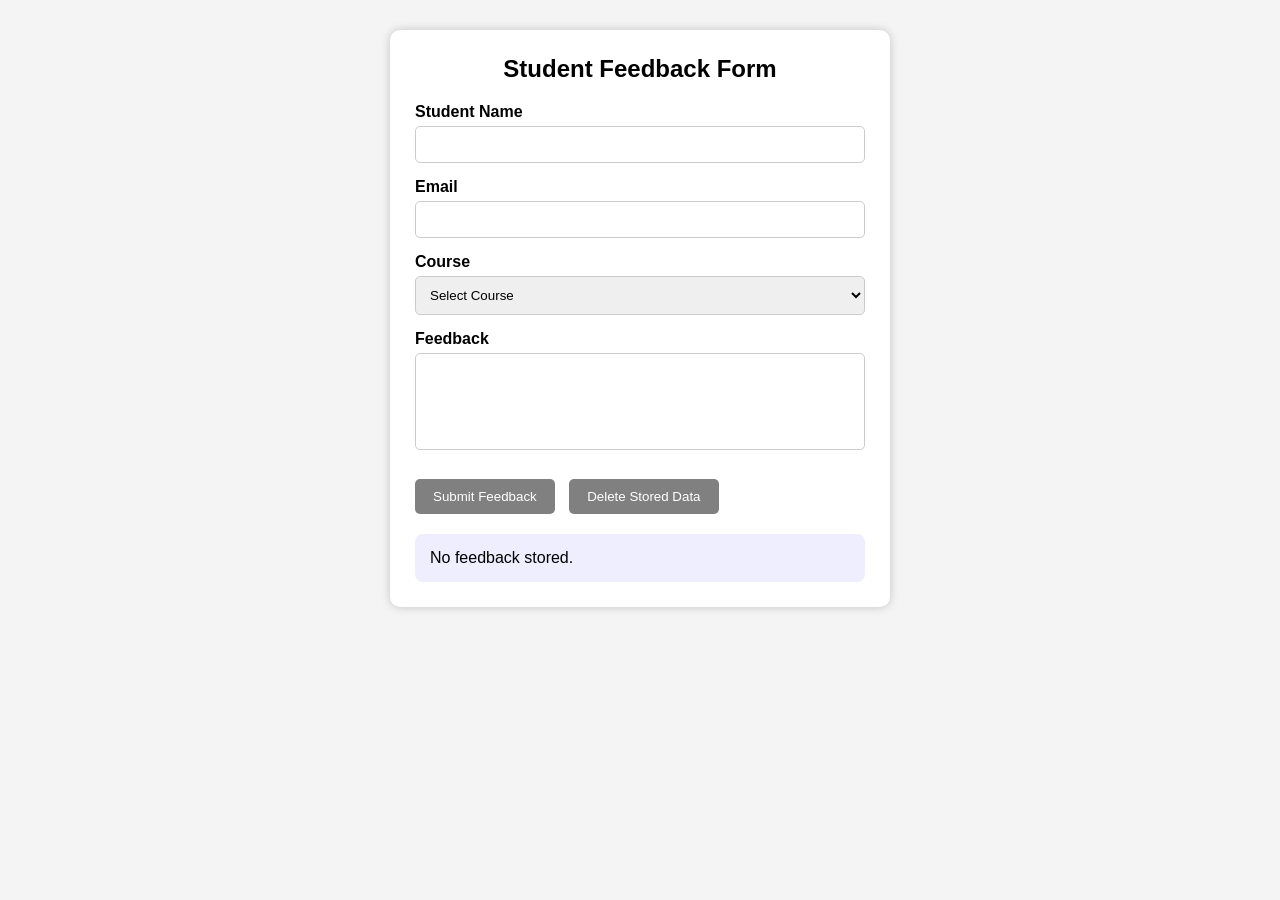
<file: Assignment3/index.html>
<!DOCTYPE html>
<html lang="en">
<head>
    <meta charset="UTF-8">
    <meta name="viewport" content="width=device-width, initial-scale=1.0">
    <title>Student Feedback Form</title>

    <style>
        *{
            margin:0;
            padding:0;
            box-sizing:border-box;
            font-family:Arial, sans-serif;
        }

        body{
            background:#f4f4f4;
            display:flex;
            justify-content:center;
            padding:30px;
        }

        .container{
            background:white;
            width:500px;
            padding:25px;
            border-radius:10px;
            box-shadow:0 0 10px rgba(0,0,0,0.2);
        }

        h2{
            text-align:center;
            margin-bottom:20px;
        }

        .form-group{
            margin-bottom:15px;
        }

        label{
            display:block;
            margin-bottom:5px;
            font-weight:bold;
        }

        input,
        select,
        textarea{
            width:100%;
            padding:10px;
            border:1px solid #ccc;
            border-radius:5px;
        }

        textarea{
            resize:none;
        }

        .error{
            color:red;
            font-size:13px;
            margin-top:5px;
        }

        button{
            padding:10px 18px;
            border:none;
            border-radius:5px;
            cursor:pointer;
            color:white;
            margin-top:10px;
        }

        .submitBtn{
            background:grey;
        }

        .deleteBtn{
            background:grey;
            margin-left:10px;
        }

        #storedData{
            margin-top:20px;
            background:#eef;
            padding:15px;
            border-radius:8px;
        }

        #sessionUser{
            margin-top:20px;
            font-weight:bold;
            color:green;
        }
    </style>
</head>

<body>

<div class="container">

    <h2>Student Feedback Form</h2>

    <form id="feedbackForm">

        <div class="form-group">
            <label>Student Name</label>
            <input type="text" id="name">
            <div class="error" id="nameError"></div>
        </div>

        <div class="form-group">
            <label>Email</label>
            <input type="email" id="email">
            <div class="error" id="emailError"></div>
        </div>

        <div class="form-group">
            <label>Course</label>
            <select id="course">
                <option value="">Select Course</option>
                <option>C++</option>
                <option>Java</option>
                <option>Python</option>
                <option>JavaScript</option>
            </select>
            <div class="error" id="courseError"></div>
        </div>

        <div class="form-group">
            <label>Feedback</label>
            <textarea id="feedback" rows="5"></textarea>
            <div class="error" id="feedbackError"></div>
        </div>

        <button type="submit" class="submitBtn">Submit Feedback</button>
        <button type="button" class="deleteBtn" id="deleteBtn">Delete Stored Data</button>

    </form>

    <div id="sessionUser"></div>

    <div id="storedData">
        No feedback stored.
    </div>

</div>

<script src="script.js"></script>

</body>
</html>
</file>
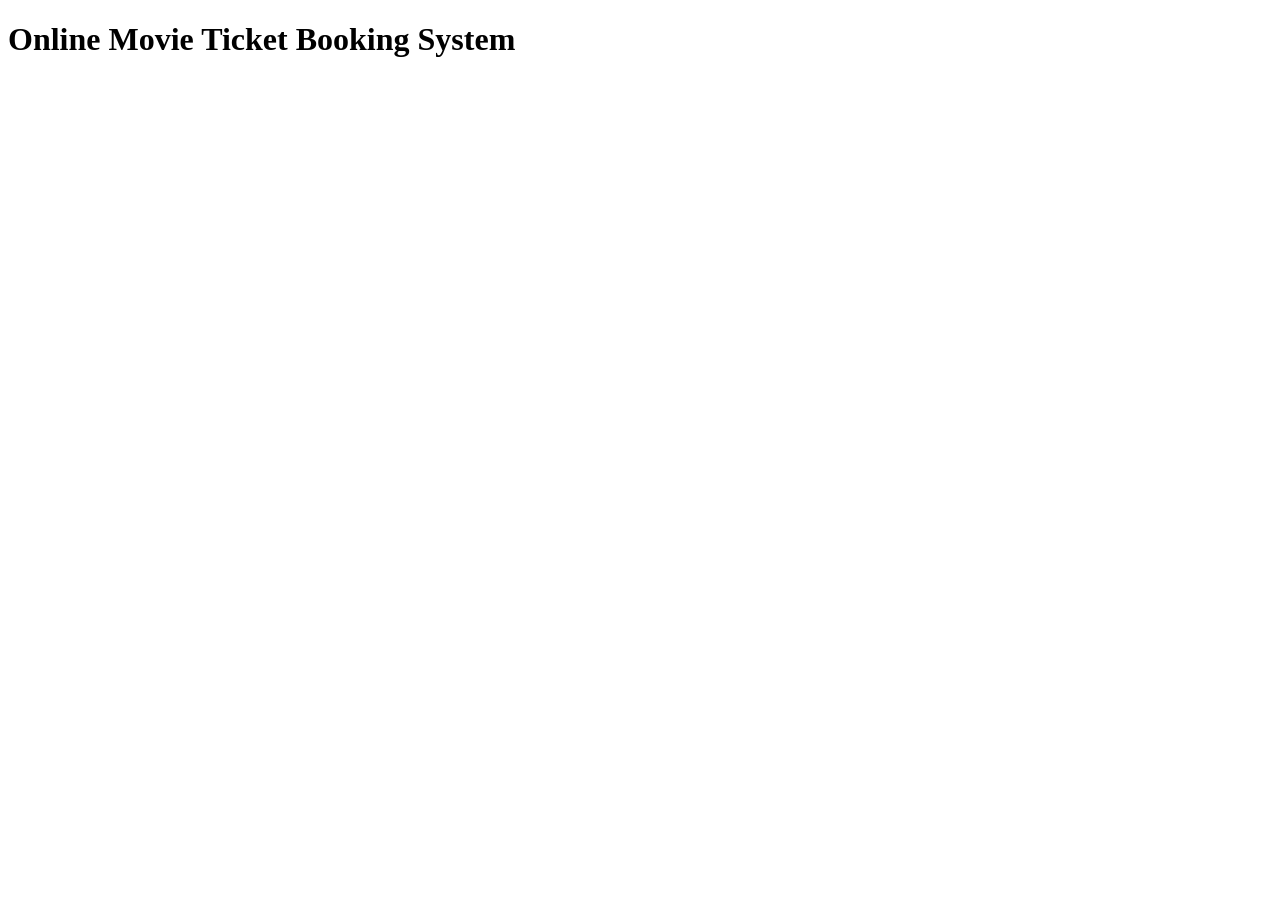
<file: Assignment4/index.html>
<!DOCTYPE html>
<html>
<head>
    <title>Online Movie Ticket Booking System</title>
</head>
<body>
    <h1>Online Movie Ticket Booking System</h1>
    <script>
        console.log("1. Checking Seat Availability...");
        let seatsAvailable = true;
        let booking = new Promise(function(resolve, reject) {
            setTimeout(function() {
                if (seatsAvailable) {
                    resolve("2. Seats Available");
                } else {
                    reject("No Seats Available");
                }
            }, 2000);
        });


        booking

           
            .then(function(message) {

                console.log(message);

                return "3. Payment Processed Successfully";

            })


           
            .then(function(message) {

                console.log(message);

                return "4. Booking Confirmed Successfully";

            })


       
            .then(function(message) {

                console.log(message);

                return "5. Ticket Generated Successfully";

            })


           
            .then(function(message) {

                console.log(message);

            })


      
            .catch(function(error) {

                console.log("Error:", error);

            });

    </script>

</body>
</html>
</file>
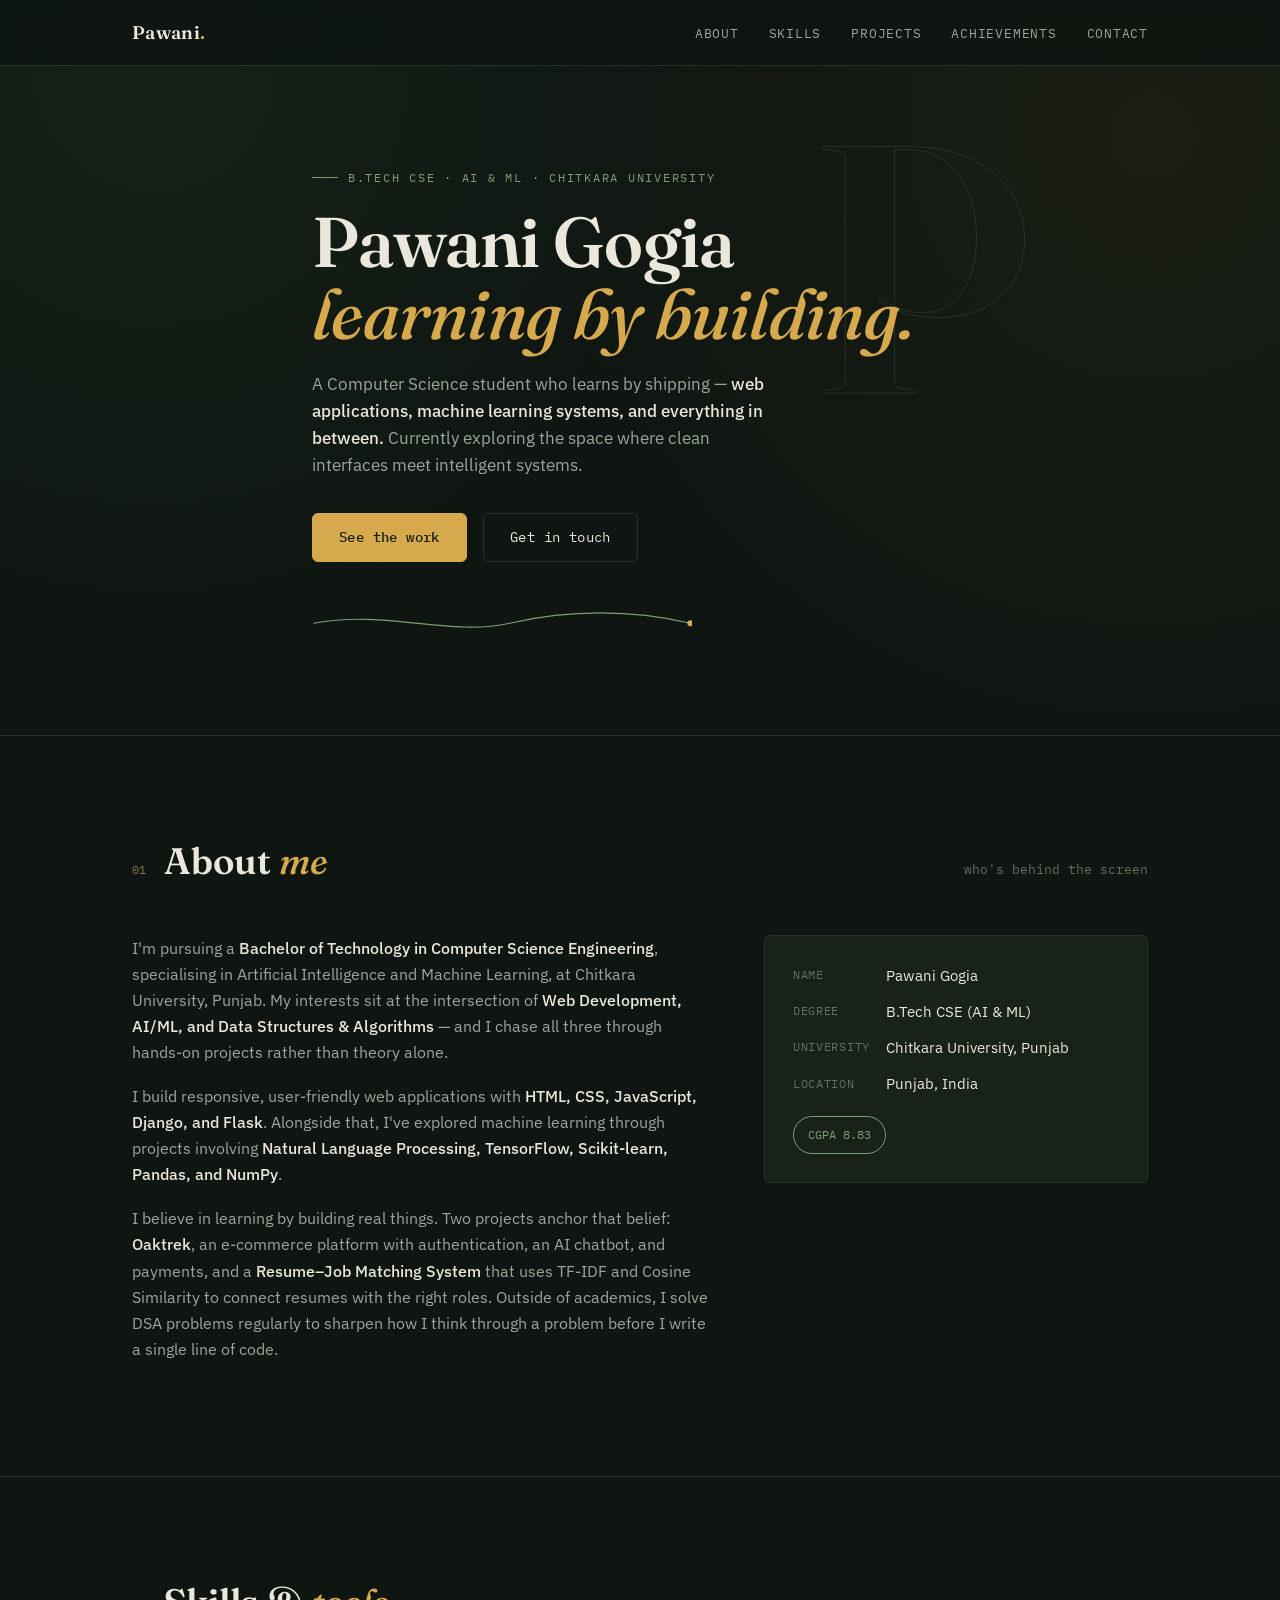
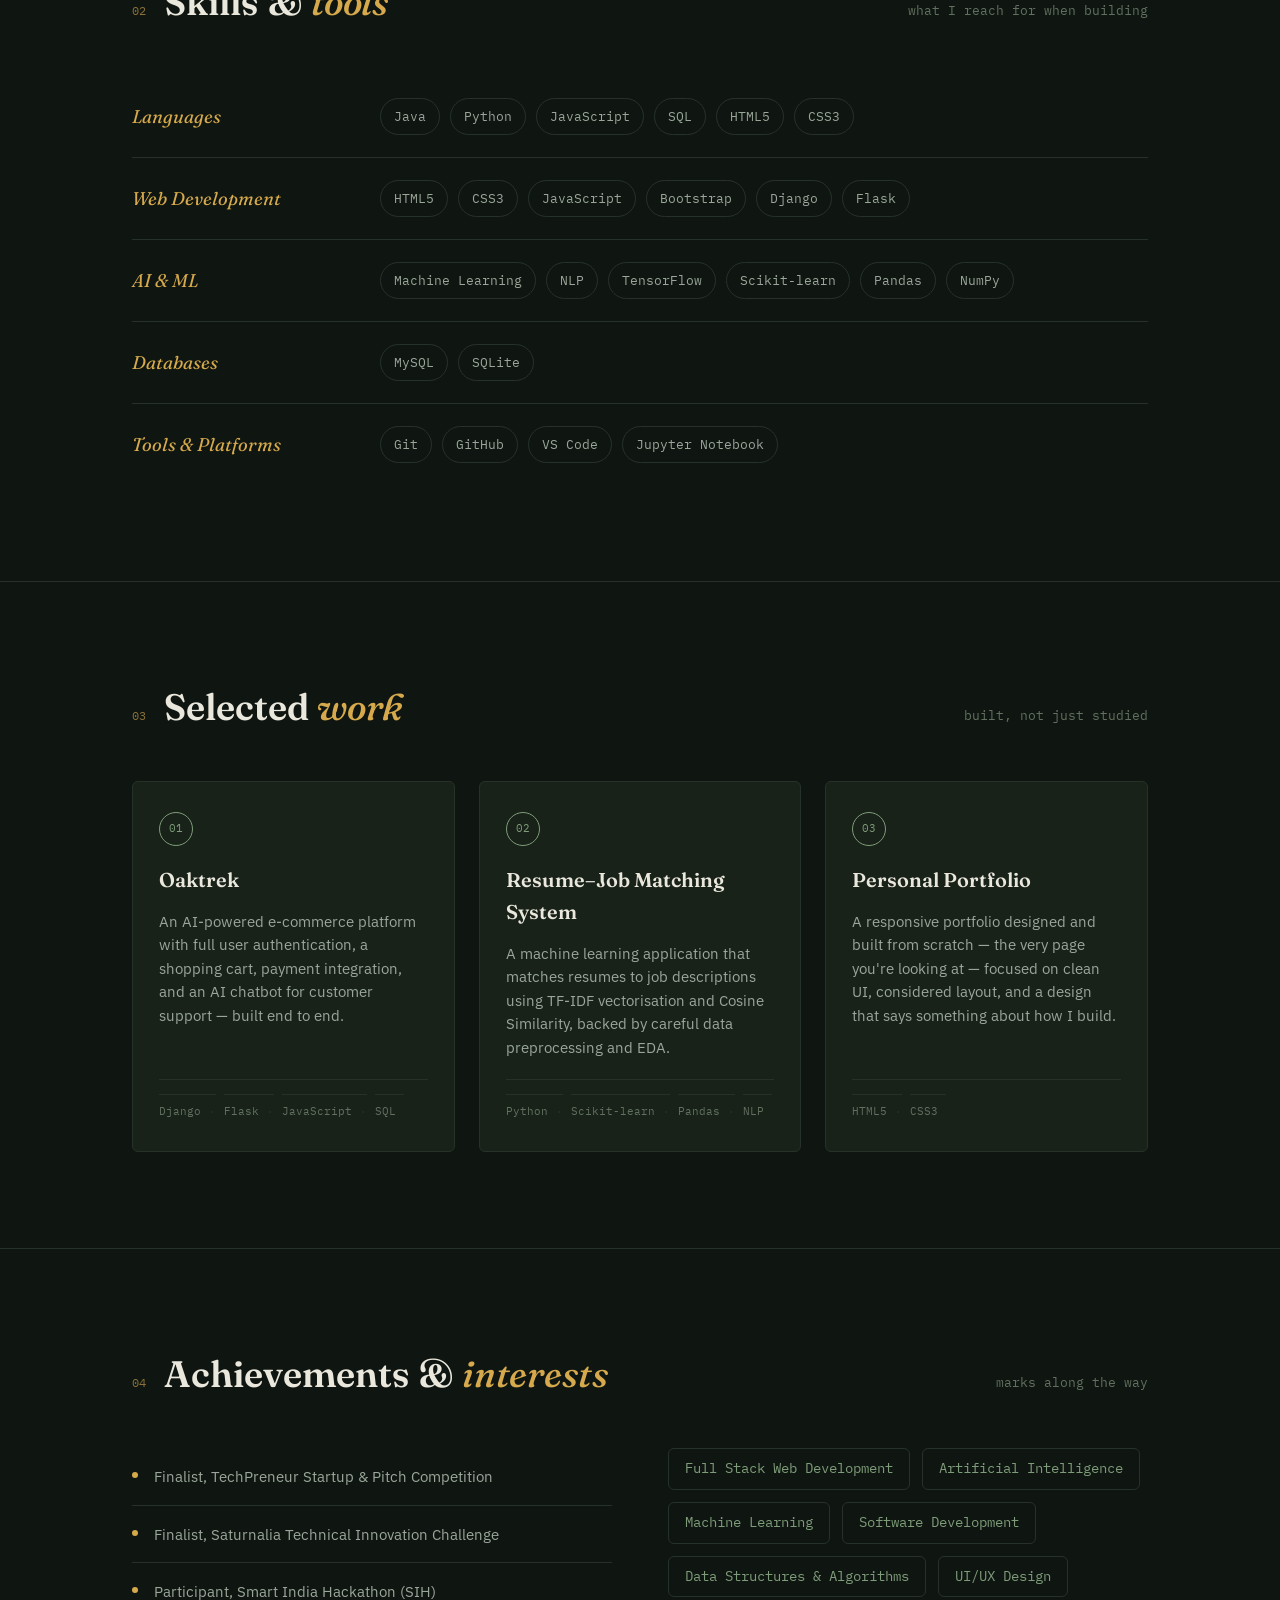
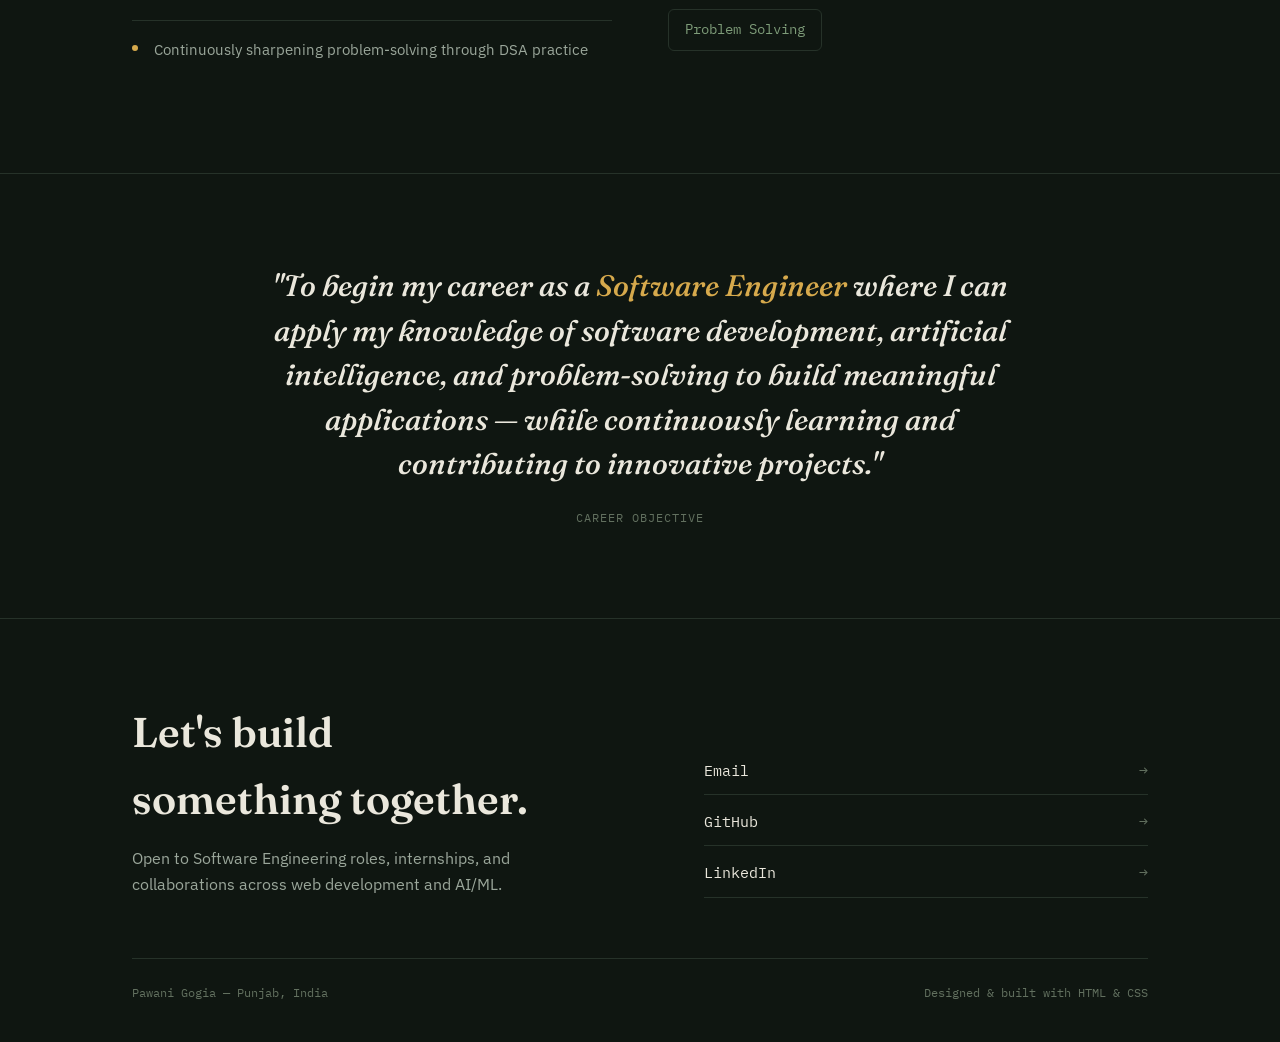
<file: portfolio/index.html>
<!DOCTYPE html>
<html lang="en">
<head>
<meta charset="UTF-8">
<meta name="viewport" content="width=device-width, initial-scale=1.0">
<title>Pawani Gogia — Software Engineer in the making</title>
<link rel="preconnect" href="https://fonts.googleapis.com">
<link rel="preconnect" href="https://fonts.gstatic.com" crossorigin>
<link href="https://fonts.googleapis.com/css2?family=Fraunces:ital,opsz,wght@0,9..144,400;0,9..144,500;0,9..144,600;1,9..144,500&family=IBM+Plex+Sans:wght@400;500;600&family=IBM+Plex+Mono:wght@400;500&display=swap" rel="stylesheet">
<style>
  :root{
    --bg: #0F1611;
    --bg-soft: #141D17;
    --card: #182219;
    --card-line: #263229;
    --amber: #D6A94C;
    --amber-dim: #8C7139;
    --sage: #7E9C79;
    --text: #EAE7DC;
    --text-dim: #9AA69A;
    --text-faint: #62705F;
    --sky: #7FA8C9;
    --clay: #C97B63;
    --editor-bg: #101812;
    --editor-line: #1D2A20;
    --radius: 6px;
    --serif: 'Fraunces', serif;
    --sans: 'IBM Plex Sans', sans-serif;
    --mono: 'IBM Plex Mono', monospace;
  }

  *{ box-sizing: border-box; }
  html{ scroll-behavior: smooth; }

  @media (prefers-reduced-motion: reduce){
    html{ scroll-behavior: auto; }
    *{ animation-duration: 0.001ms !important; animation-iteration-count: 1 !important; transition-duration: 0.001ms !important; }
  }

  body{
    margin:0;
    overflow-x: hidden;
    background: var(--bg);
    color: var(--text);
    font-family: var(--sans);
    line-height: 1.6;
    -webkit-font-smoothing: antialiased;
  }

  a{ color: inherit; }
  ::selection{ background: var(--amber); color: #0F1611; }

  :focus-visible{
    outline: 2px solid var(--amber);
    outline-offset: 3px;
  }

  .wrap{
    max-width: 1080px;
    margin: 0 auto;
    padding: 0 32px;
  }

  /* ---------- background texture ---------- */
  body{
    background-image:
      radial-gradient(circle at 12% 8%, rgba(126,156,121,0.07), transparent 40%),
      radial-gradient(circle at 90% 15%, rgba(214,169,76,0.05), transparent 45%);
    background-attachment: fixed;
  }

  /* ---------- nav ---------- */
  header{
    position: fixed;
    top:0; left:0; right:0;
    z-index: 50;
    background: rgba(15,22,17,0.86);
    backdrop-filter: blur(8px);
    border-bottom: 1px solid var(--card-line);
  }
  .nav-inner{
    display:flex;
    align-items:center;
    justify-content:space-between;
    padding: 18px 32px;
    max-width: 1080px;
    margin: 0 auto;
  }
  .logo{
    font-family: var(--serif);
    font-size: 1.15rem;
    font-weight: 600;
    letter-spacing: 0.02em;
    text-decoration:none;
    color: var(--text);
  }
  .logo span{ color: var(--amber); }
  nav ul{
    list-style:none;
    display:flex;
    gap: 30px;
    margin:0; padding:0;
  }
  nav a{
    text-decoration:none;
    font-family: var(--mono);
    font-size: 0.8rem;
    letter-spacing: 0.06em;
    text-transform: uppercase;
    color: var(--text-dim);
    transition: color .2s ease;
    position: relative;
  }
  nav a:hover{ color: var(--amber); }
  .nav-toggle{ display:none; }

  /* ---------- hero ---------- */
  .hero{
    padding: 168px 0 96px;
    position: relative;
    overflow: visible;
  }
  .eyebrow{
    font-family: var(--mono);
    font-size: 0.78rem;
    letter-spacing: 0.14em;
    text-transform: uppercase;
    color: var(--sage);
    margin: 0 0 18px;
    display:flex;
    align-items:center;
    gap:10px;
  }
  .eyebrow::before{
    content:"";
    width: 26px; height:1px;
    background: var(--sage);
    display:inline-block;
  }
  h1.name{
    font-family: var(--serif);
    font-weight: 600;
    font-size: clamp(2.6rem, 5.6vw, 4.4rem);
    line-height: 1.03;
    margin: 0 0 20px;
    letter-spacing: -0.01em;
  }
  h1.name em{
    font-style: italic;
    font-weight: 500;
    color: var(--amber);
  }
  .hero-desc{
    font-size: 1.05rem;
    color: var(--text-dim);
    max-width: 46ch;
    margin: 0 0 34px;
  }
  .hero-desc strong{ color: var(--text); font-weight: 500; }
  .cta-row{ display:flex; gap:16px; flex-wrap: wrap; }
  .btn{
    font-family: var(--mono);
    font-size: 0.85rem;
    letter-spacing: 0.03em;
    padding: 13px 26px;
    border-radius: var(--radius);
    text-decoration: none;
    display:inline-flex;
    align-items:center;
    gap:8px;
    transition: transform .2s ease, background .2s ease, border-color .2s ease;
  }
  .btn-primary{
    background: var(--amber);
    color: #14200F;
    border: 1px solid var(--amber);
    font-weight: 500;
  }
  .btn-primary:hover{ transform: translateY(-2px); background:#E4BA64; }
  .btn-ghost{
    background: transparent;
    color: var(--text);
    border: 1px solid var(--card-line);
  }
  .btn-ghost:hover{ border-color: var(--sage); color: var(--sage); transform: translateY(-2px); }

  /* ---------- hero: typographic watermark + flourish ---------- */
  .hero-solo{
    position: relative;
    max-width: 720px;
    overflow: visible;
  }
  .hero-watermark{
    position: absolute;
    top: -78px;
    right: -30px;
    font-family: var(--serif);
    font-weight: 600;
    font-size: 22rem;
    line-height: 1;
    color: transparent;
    -webkit-text-stroke: 1px var(--card-line);
    z-index: -1;
    user-select: none;
    pointer-events: none;
  }
  .flourish{
    display: block;
    width: 100%;
    max-width: 380px;
    margin-top: 46px;
  }
  .flourish-path{
    stroke-dasharray: 620;
    stroke-dashoffset: 620;
    animation: draw 1.6s ease .3s forwards;
  }
  @keyframes draw{ to{ stroke-dashoffset: 0; } }
  @media (prefers-reduced-motion: reduce){
    .flourish-path{ stroke-dashoffset: 0; animation: none; }
  }

  /* ---------- section shell ---------- */
  section{
    padding: 96px 0;
    border-top: 1px solid var(--card-line);
    position: relative;
  }
  .section-head{
    display:flex;
    align-items: baseline;
    gap: 18px;
    margin-bottom: 44px;
    flex-wrap: wrap;
  }
  .section-num{
    font-family: var(--mono);
    font-size: 0.78rem;
    color: var(--amber-dim);
  }
  .section-title{
    font-family: var(--serif);
    font-size: clamp(1.7rem, 3vw, 2.3rem);
    font-weight: 600;
    margin: 0;
  }
  .section-title em{ font-style: italic; color: var(--amber); font-weight: 500;}
  .section-sub{
    font-family: var(--mono);
    font-size: 0.8rem;
    color: var(--text-faint);
    margin-left: auto;
  }

  /* ---------- about ---------- */
  .about-grid{
    display:grid;
    grid-template-columns: 1.5fr 1fr;
    gap: 56px;
  }
  .about-text p{
    color: var(--text-dim);
    font-size: 1.02rem;
    margin: 0 0 18px;
  }
  .about-text strong{ color: var(--text); font-weight: 500; }
  .info-card{
    background: var(--card);
    border: 1px solid var(--card-line);
    border-radius: var(--radius);
    padding: 28px;
    align-self: start;
  }
  .info-card dl{ margin:0; display:grid; grid-template-columns: auto 1fr; gap: 12px 16px;}
  .info-card dt{
    font-family: var(--mono);
    font-size: 0.72rem;
    text-transform: uppercase;
    letter-spacing: 0.06em;
    color: var(--text-faint);
    align-self:center;
  }
  .info-card dd{ margin:0; font-size: 0.94rem; color: var(--text); align-self:center; }
  .cgpa-badge{
    display:inline-block;
    margin-top: 20px;
    padding: 8px 14px;
    border: 1px solid var(--sage);
    border-radius: 20px;
    font-family: var(--mono);
    font-size: 0.78rem;
    color: var(--sage);
  }

  /* ---------- skills as growth branches ---------- */
  .skills-rows{ display:flex; flex-direction:column; gap: 0; }
  .skill-row{
    display:grid;
    grid-template-columns: 220px 1fr;
    gap: 28px;
    padding: 22px 0;
    border-top: 1px solid var(--card-line);
    align-items: start;
  }
  .skill-row:first-child{ border-top: none; }
  .skill-cat{
    font-family: var(--serif);
    font-style: italic;
    font-size: 1.15rem;
    color: var(--amber);
    padding-top: 4px;
  }
  .skill-tags{ display:flex; flex-wrap: wrap; gap: 10px; }
  .skill-tags span{
    font-family: var(--mono);
    font-size: 0.82rem;
    color: var(--text-dim);
    border: 1px solid var(--card-line);
    padding: 7px 13px;
    border-radius: 20px;
    transition: border-color .2s ease, color .2s ease;
  }
  .skill-tags span:hover{ border-color: var(--sage); color: var(--sage); }

  /* ---------- projects ---------- */
  .projects-grid{
    display:grid;
    grid-template-columns: repeat(3, 1fr);
    gap: 24px;
  }
  .project-card{
    background: var(--card);
    border: 1px solid var(--card-line);
    border-radius: var(--radius);
    padding: 30px 26px;
    display:flex;
    flex-direction:column;
    gap: 14px;
    transition: transform .25s ease, border-color .25s ease;
  }
  .project-card:hover{ transform: translateY(-4px); border-color: var(--amber-dim); }
  .project-ring{
    width: 34px; height:34px;
    border-radius: 50%;
    border: 1.4px solid var(--sage);
    display:flex; align-items:center; justify-content:center;
    font-family: var(--mono); font-size: 0.7rem; color: var(--sage);
  }
  .project-card h3{
    font-family: var(--serif);
    font-weight: 600;
    font-size: 1.25rem;
    margin: 4px 0 0;
  }
  .project-card p{
    color: var(--text-dim);
    font-size: 0.92rem;
    margin: 0;
    flex-grow: 1;
  }
  .project-stack{
    display:flex; flex-wrap:wrap; gap: 8px;
    margin-top: 6px;
  }
  .project-stack span{
    font-family: var(--mono);
    font-size: 0.7rem;
    color: var(--text-faint);
    border-top: 1px solid var(--card-line);
    padding-top: 8px;
  }
  .project-stack{ border-top: 1px solid var(--card-line); padding-top:14px; }
  .project-stack span::after{ content: "·"; margin-left: 8px; color: var(--card-line); }
  .project-stack span:last-child::after{ content:""; }

  /* ---------- achievements + interests ---------- */
  .two-col{
    display:grid;
    grid-template-columns: 1fr 1fr;
    gap: 56px;
  }
  .achieve-list{ list-style:none; margin:0; padding:0; }
  .achieve-list li{
    display:flex;
    gap: 16px;
    padding: 16px 0;
    border-top: 1px solid var(--card-line);
    font-size: 0.96rem;
    color: var(--text-dim);
  }
  .achieve-list li:first-child{ border-top:none; }
  .achieve-list li::before{
    content:"";
    width: 6px; height:6px;
    border-radius:50%;
    background: var(--amber);
    margin-top: 8px;
    flex-shrink:0;
  }
  .interest-cloud{ display:flex; flex-wrap:wrap; gap: 12px; align-content:flex-start; }
  .interest-cloud span{
    font-family: var(--mono);
    font-size: 0.85rem;
    color: var(--sage);
    border: 1px solid var(--card-line);
    padding: 9px 16px;
    border-radius: var(--radius);
  }

  /* ---------- objective banner ---------- */
  .objective{
    padding: 90px 0;
    border-top: 1px solid var(--card-line);
    text-align:center;
  }
  .objective blockquote{
    font-family: var(--serif);
    font-style: italic;
    font-weight: 500;
    font-size: clamp(1.3rem, 2.6vw, 1.85rem);
    line-height: 1.5;
    max-width: 760px;
    margin: 0 auto;
    color: var(--text);
  }
  .objective blockquote span{ color: var(--amber); }
  .objective cite{
    display:block;
    margin-top: 22px;
    font-family: var(--mono);
    font-style: normal;
    font-size: 0.78rem;
    letter-spacing: 0.08em;
    text-transform: uppercase;
    color: var(--text-faint);
  }

  /* ---------- contact / footer ---------- */
  footer{
    border-top: 1px solid var(--card-line);
    padding: 80px 0 40px;
  }
  .contact-grid{
    display:grid;
    grid-template-columns: 1.2fr 1fr;
    gap: 40px;
    align-items:end;
    margin-bottom: 60px;
  }
  .contact-grid h2{
    font-family: var(--serif);
    font-size: clamp(1.9rem, 4vw, 2.6rem);
    font-weight: 600;
    margin:0 0 14px;
  }
  .contact-grid p{ color: var(--text-dim); margin:0; max-width: 40ch; }
  .contact-links{ display:flex; flex-direction:column; gap: 14px; }
  .contact-links a{
    text-decoration:none;
    font-family: var(--mono);
    font-size: 0.95rem;
    color: var(--text);
    border-bottom: 1px solid var(--card-line);
    padding-bottom: 12px;
    display:flex;
    justify-content:space-between;
    transition: color .2s ease, border-color .2s ease;
  }
  .contact-links a:hover{ color: var(--amber); border-color: var(--amber-dim); }
  .contact-links a::after{ content:"→"; color: var(--text-faint); }
  .contact-links a:hover::after{ color: var(--amber); }
  .foot-bottom{
    display:flex;
    justify-content: space-between;
    align-items:center;
    font-family: var(--mono);
    font-size: 0.75rem;
    color: var(--text-faint);
    padding-top: 24px;
    border-top: 1px solid var(--card-line);
    flex-wrap:wrap;
    gap: 10px;
  }

  /* ---------- responsive ---------- */
  @media (max-width: 900px){
    .hero-watermark{ font-size: 15rem; top: -50px; right: -20px; }
    .about-grid, .two-col, .contact-grid{ grid-template-columns: 1fr; }
    .projects-grid{ grid-template-columns: 1fr 1fr; }
    .skill-row{ grid-template-columns: 1fr; gap: 10px; }
  }
  @media (max-width: 640px){
    .wrap{ padding: 0 20px; }
    .hero-watermark{ font-size: 9rem; top: -30px; right: -10px; opacity: 0.6; }
    nav ul{ gap: 18px; }
    nav ul li:nth-child(4), nav ul li:nth-child(5){ display:none; }
    .projects-grid{ grid-template-columns: 1fr; }
    .hero{ padding: 140px 0 70px; }
    section{ padding: 70px 0; }
    .section-sub{ display:none; }
  }
</style>
</head>
<body>

<header>
  <div class="nav-inner">
    <a href="#top" class="logo">Pawani<span>.</span></a>
    <nav>
      <ul>
        <li><a href="#about">About</a></li>
        <li><a href="#skills">Skills</a></li>
        <li><a href="#projects">Projects</a></li>
        <li><a href="#achievements">Achievements</a></li>
        <li><a href="#contact">Contact</a></li>
      </ul>
    </nav>
  </div>
</header>

<main id="top">

  <!-- HERO -->
  <section class="hero" style="border-top:none; padding-top:168px;">
    <div class="wrap hero-solo">
      <span class="hero-watermark" aria-hidden="true">P</span>
      <p class="eyebrow">B.Tech CSE · AI &amp; ML · Chitkara University</p>
      <h1 class="name">Pawani Gogia<br><em>learning by building.</em></h1>
      <p class="hero-desc">
        A Computer Science student who learns by shipping — <strong>web applications, machine learning
        systems, and everything in between.</strong> Currently exploring the space where clean interfaces
        meet intelligent systems.
      </p>
      <div class="cta-row">
        <a href="#projects" class="btn btn-primary">See the work</a>
        <a href="#contact" class="btn btn-ghost">Get in touch</a>
      </div>
      <svg class="flourish" viewBox="0 0 500 40" fill="none" xmlns="http://www.w3.org/2000/svg" aria-hidden="true">
        <path class="flourish-path" d="M2 20 C 100 2, 180 38, 260 20 S 420 2, 498 20" stroke="var(--sage)" stroke-width="1.4" stroke-linecap="round"/>
        <circle cx="498" cy="20" r="4" fill="var(--amber)"/>
      </svg>
    </div>
  </section>

  <!-- ABOUT -->
  <section id="about">
    <div class="wrap">
      <div class="section-head">
        <span class="section-num">01</span>
        <h2 class="section-title">About <em>me</em></h2>
        <span class="section-sub">who's behind the screen</span>
      </div>

      <div class="about-grid">
        <div class="about-text">
          <p>I'm pursuing a <strong>Bachelor of Technology in Computer Science Engineering</strong>, specialising
          in Artificial Intelligence and Machine Learning, at Chitkara University, Punjab. My interests sit at
          the intersection of <strong>Web Development, AI/ML, and Data Structures &amp; Algorithms</strong> —
          and I chase all three through hands-on projects rather than theory alone.</p>

          <p>I build responsive, user-friendly web applications with <strong>HTML, CSS, JavaScript, Django,
          and Flask</strong>. Alongside that, I've explored machine learning through projects involving
          <strong>Natural Language Processing, TensorFlow, Scikit-learn, Pandas, and NumPy</strong>.</p>

          <p>I believe in learning by building real things. Two projects anchor that belief: <strong>Oaktrek</strong>,
          an e-commerce platform with authentication, an AI chatbot, and payments, and a
          <strong>Resume–Job Matching System</strong> that uses TF-IDF and Cosine Similarity to connect resumes
          with the right roles. Outside of academics, I solve DSA problems regularly to sharpen how I think
          through a problem before I write a single line of code.</p>
        </div>

        <div class="info-card">
          <dl>
            <dt>Name</dt><dd>Pawani Gogia</dd>
            <dt>Degree</dt><dd>B.Tech CSE (AI &amp; ML)</dd>
            <dt>University</dt><dd>Chitkara University, Punjab</dd>
            <dt>Location</dt><dd>Punjab, India</dd>
          </dl>
          <span class="cgpa-badge">CGPA 8.83</span>
        </div>
      </div>
    </div>
  </section>

  <!-- SKILLS -->
  <section id="skills">
    <div class="wrap">
      <div class="section-head">
        <span class="section-num">02</span>
        <h2 class="section-title">Skills &amp; <em>tools</em></h2>
        <span class="section-sub">what I reach for when building</span>
      </div>

      <div class="skills-rows">
        <div class="skill-row">
          <div class="skill-cat">Languages</div>
          <div class="skill-tags">
            <span>Java</span><span>Python</span><span>JavaScript</span><span>SQL</span><span>HTML5</span><span>CSS3</span>
          </div>
        </div>
        <div class="skill-row">
          <div class="skill-cat">Web Development</div>
          <div class="skill-tags">
            <span>HTML5</span><span>CSS3</span><span>JavaScript</span><span>Bootstrap</span><span>Django</span><span>Flask</span>
          </div>
        </div>
        <div class="skill-row">
          <div class="skill-cat">AI &amp; ML</div>
          <div class="skill-tags">
            <span>Machine Learning</span><span>NLP</span><span>TensorFlow</span><span>Scikit-learn</span><span>Pandas</span><span>NumPy</span>
          </div>
        </div>
        <div class="skill-row">
          <div class="skill-cat">Databases</div>
          <div class="skill-tags">
            <span>MySQL</span><span>SQLite</span>
          </div>
        </div>
        <div class="skill-row">
          <div class="skill-cat">Tools &amp; Platforms</div>
          <div class="skill-tags">
            <span>Git</span><span>GitHub</span><span>VS Code</span><span>Jupyter Notebook</span>
          </div>
        </div>
      </div>
    </div>
  </section>

  <!-- PROJECTS -->
  <section id="projects">
    <div class="wrap">
      <div class="section-head">
        <span class="section-num">03</span>
        <h2 class="section-title">Selected <em>work</em></h2>
        <span class="section-sub">built, not just studied</span>
      </div>

      <div class="projects-grid">
        <article class="project-card">
          <div class="project-ring">01</div>
          <h3>Oaktrek</h3>
          <p>An AI-powered e-commerce platform with full user authentication, a shopping cart, payment
          integration, and an AI chatbot for customer support — built end to end.</p>
          <div class="project-stack">
            <span>Django</span><span>Flask</span><span>JavaScript</span><span>SQL</span>
          </div>
        </article>

        <article class="project-card">
          <div class="project-ring">02</div>
          <h3>Resume–Job Matching System</h3>
          <p>A machine learning application that matches resumes to job descriptions using TF-IDF
          vectorisation and Cosine Similarity, backed by careful data preprocessing and EDA.</p>
          <div class="project-stack">
            <span>Python</span><span>Scikit-learn</span><span>Pandas</span><span>NLP</span>
          </div>
        </article>

        <article class="project-card">
          <div class="project-ring">03</div>
          <h3>Personal Portfolio</h3>
          <p>A responsive portfolio designed and built from scratch — the very page you're looking at —
          focused on clean UI, considered layout, and a design that says something about how I build.</p>
          <div class="project-stack">
            <span>HTML5</span><span>CSS3</span>
          </div>
        </article>
      </div>
    </div>
  </section>

  <!-- ACHIEVEMENTS + INTERESTS -->
  <section id="achievements">
    <div class="wrap">
      <div class="section-head">
        <span class="section-num">04</span>
        <h2 class="section-title">Achievements &amp; <em>interests</em></h2>
        <span class="section-sub">marks along the way</span>
      </div>

      <div class="two-col">
        <div>
          <ul class="achieve-list">
            <li>Finalist, TechPreneur Startup &amp; Pitch Competition</li>
            <li>Finalist, Saturnalia Technical Innovation Challenge</li>
            <li>Participant, Smart India Hackathon (SIH)</li>
            
            <li>Continuously sharpening problem-solving through DSA practice</li>
          </ul>
        </div>
        <div>
          <div class="interest-cloud">
            <span>Full Stack Web Development</span>
            <span>Artificial Intelligence</span>
            <span>Machine Learning</span>
            <span>Software Development</span>
            <span>Data Structures &amp; Algorithms</span>
            <span>UI/UX Design</span>
            <span>Problem Solving</span>
          </div>
        </div>
      </div>
    </div>
  </section>

  <!-- OBJECTIVE -->
  <section class="objective">
    <div class="wrap">
      <blockquote>
        "To begin my career as a <span>Software Engineer</span> where I can apply my knowledge of software
        development, artificial intelligence, and problem-solving to build meaningful applications — while
        continuously learning and contributing to innovative projects."
      </blockquote>
      <cite>Career objective</cite>
    </div>
  </section>

</main>

<!-- CONTACT -->
<footer id="contact">
  <div class="wrap">
    <div class="contact-grid">
      <div>
        <h2>Let's build<br>something together.</h2>
        <p>Open to Software Engineering roles, internships, and collaborations across web development and AI/ML.</p>
      </div>
      <div class="contact-links">
        <a href="mailto:pawnigogia@gmail.com">Email <span></span></a>
        <a href="https://github.com/Pawani-29" target="_blank" rel="noopener">GitHub</a>
        <a href="https://www.linkedin.com/in/pawani-456588336/" target="_blank" rel="noopener">LinkedIn</a>
      </div>
    </div>
    <div class="foot-bottom">
      <span>Pawani Gogia — Punjab, India</span>
      <span>Designed &amp; built with HTML &amp; CSS</span>
    </div>
  </div>
</footer>

</body>
</html>
</file>
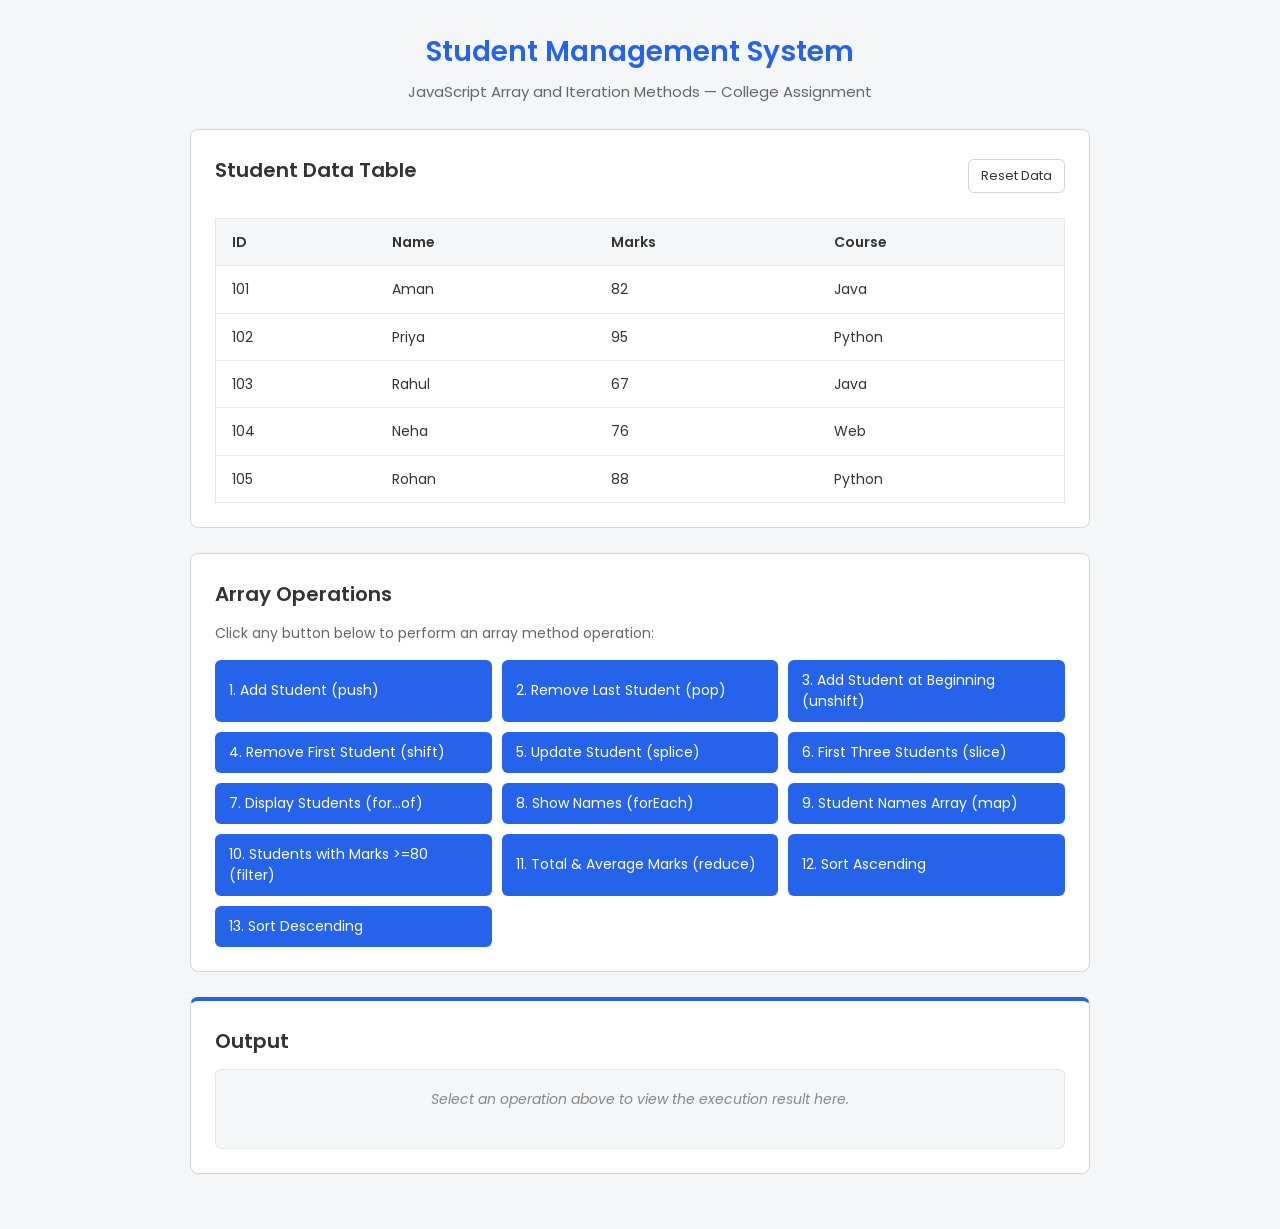
<file: Student-Management-System/index.html>
<!DOCTYPE html>
<html lang="en">
<head>
    <meta charset="UTF-8">
    <meta name="viewport" content="width=device-width, initial-scale=1.0">
    <title>Student Management System</title>
    <link rel="preconnect" href="https://fonts.googleapis.com">
    <link rel="preconnect" href="https://fonts.gstatic.com" crossorigin>
    <link href="https://fonts.googleapis.com/css2?family=Poppins:wght@400;500;600&display=swap" rel="stylesheet">
    <!-- Custom Stylesheet -->
    <link rel="stylesheet" href="style.css">
</head>
<body>
    <div class="main-container">
        <header class="page-header">
            <h1>Student Management System</h1>
            <p>JavaScript Array and Iteration Methods — College Assignment</p>
        </header>

        <section class="card">
            <div class="section-header">
                <h2>Student Data Table</h2>
                <button id="reset-btn" class="btn btn-outline" onclick="resetData()">Reset Data</button>
            </div>
            <div class="table-wrapper">
                <table class="data-table">
                    <thead>
                        <tr>
                            <th>ID</th>
                            <th>Name</th>
                            <th>Marks</th>
                            <th>Course</th>
                        </tr>
                    </thead>
                    <tbody id="student-table-body">
                        <!-- Table content populated by JavaScript -->
                    </tbody>
                </table>
            </div>
        </section>

        <!-- Array Operations Section -->
        <section class="card">
            <h2>Array Operations</h2>
            <p class="instruction">Click any button below to perform an array method operation:</p>
            
            <div class="buttons-grid">
                <button class="btn" onclick="addStudent()">1. Add Student (push)</button>
                <button class="btn" onclick="removeLastStudent()">2. Remove Last Student (pop)</button>
                <button class="btn" onclick="addStudentBeginning()">3. Add Student at Beginning (unshift)</button>
                <button class="btn" onclick="removeFirstStudent()">4. Remove First Student (shift)</button>
                <button class="btn" onclick="updateStudent()">5. Update Student (splice)</button>
                <button class="btn" onclick="showFirstThree()">6. First Three Students (slice)</button>
                <button class="btn" onclick="displayStudents()">7. Display Students (for...of)</button>
                <button class="btn" onclick="showNames()">8. Show Names (forEach)</button>
                <button class="btn" onclick="getStudentNames()">9. Student Names Array (map)</button>
                <button class="btn" onclick="filterHighScorers()">10. Students with Marks &gt;=80 (filter)</button>
                <button class="btn" onclick="calculateTotalAverage()">11. Total &amp; Average Marks (reduce)</button>
                <button class="btn" onclick="sortAscending()">12. Sort Ascending</button>
                <button class="btn" onclick="sortDescending()">13. Sort Descending</button>
            </div>
        </section>

        <!-- Output Section -->
        <section class="card output-section">
            <h2>Output</h2>
            <div id="output-box" class="output-content">
                <p class="empty-msg">Select an operation above to view the execution result here.</p>
            </div>
        </section>
    </div>

    <!-- Custom JavaScript File -->
    <script src="script.js"></script>
</body>
</html>
</file>
<file: Student-Management-System/style.css>
/* ==========================================================================
   SIMPLE STUDENT MANAGEMENT SYSTEM STYLING
   ========================================================================== */

/* Base Reset & Variables */
* {
    margin: 0;
    padding: 0;
    box-sizing: border-box;
}

body {
    font-family: 'Poppins', sans-serif;
    background-color: #F4F6F8;
    color: #333333;
    line-height: 1.6;
    padding: 30px 15px;
}

.main-container {
    max-width: 900px;
    margin: 0 auto;
}

/* Page Header */
.page-header {
    text-align: center;
    margin-bottom: 25px;
}

.page-header h1 {
    font-size: 28px;
    color: #2563EB;
    margin-bottom: 5px;
    font-weight: 600;
}

.page-header p {
    color: #666666;
    font-size: 15px;
}

/* Card Section Layout */
.card {
    background-color: #FFFFFF;
    border: 1px solid #D1D5DB;
    border-radius: 8px;
    padding: 24px;
    margin-bottom: 25px;
}

.section-header {
    display: flex;
    justify-content: space-between;
    align-items: center;
    margin-bottom: 15px;
}

.card h2 {
    font-size: 20px;
    color: #333333;
    font-weight: 600;
    margin-bottom: 12px;
}

.instruction {
    font-size: 14px;
    color: #666666;
    margin-bottom: 15px;
}

/* Table Formatting */
.table-wrapper {
    overflow-x: auto;
}

.data-table {
    width: 100%;
    border-collapse: collapse;
    margin-top: 5px;
    border: 1px solid #E5E7EB;
}

.data-table th, 
.data-table td {
    padding: 12px 16px;
    text-align: left;
    border-bottom: 1px solid #E5E7EB;
    font-size: 14px;
}

.data-table th {
    background-color: #F4F6F8;
    font-weight: 600;
    color: #333333;
}

.data-table tr:hover {
    background-color: #FAFAFA;
}

/* Buttons Grid */
.buttons-grid {
    display: grid;
    grid-template-columns: repeat(auto-fill, minmax(260px, 1fr));
    gap: 10px;
}

.btn {
    background-color: #2563EB;
    color: #FFFFFF;
    border: none;
    border-radius: 6px;
    padding: 10px 14px;
    font-size: 14px;
    font-family: 'Poppins', sans-serif;
    cursor: pointer;
    text-align: left;
    transition: background-color 0.2s ease;
}

.btn:hover {
    background-color: #1D4ED8;
}

.btn-outline {
    background-color: transparent;
    color: #333333;
    border: 1px solid #D1D5DB;
    padding: 6px 12px;
    font-size: 13px;
    text-align: center;
}

.btn-outline:hover {
    background-color: #E5E7EB;
}

/* Output Section */
.output-section {
    border-top: 4px solid #2563EB;
}

.output-content {
    background-color: #F4F6F8;
    border: 1px solid #E5E7EB;
    border-radius: 6px;
    padding: 18px;
    min-height: 80px;
}

.empty-msg {
    color: #888888;
    font-style: italic;
    font-size: 14px;
    text-align: center;
}

/* Output Content Styles */
.status-badge {
    display: inline-block;
    background-color: #D1FAE5;
    color: #065F46;
    padding: 5px 10px;
    border-radius: 4px;
    font-size: 13px;
    font-weight: 600;
    margin-bottom: 12px;
}

.output-content ul, 
.output-content ol {
    padding-left: 22px;
}

.output-content li {
    margin-bottom: 6px;
    font-size: 14px;
}

.output-content p {
    font-size: 14px;
    margin-bottom: 8px;
}

.output-table {
    width: 100%;
    border-collapse: collapse;
    margin-top: 10px;
    background-color: #FFFFFF;
    border: 1px solid #D1D5DB;
}

.output-table th, 
.output-table td {
    padding: 8px 12px;
    text-align: left;
    border-bottom: 1px solid #E5E7EB;
    font-size: 13px;
}

.output-table th {
    background-color: #E2E8F0;
    font-weight: 600;
}
</file>
